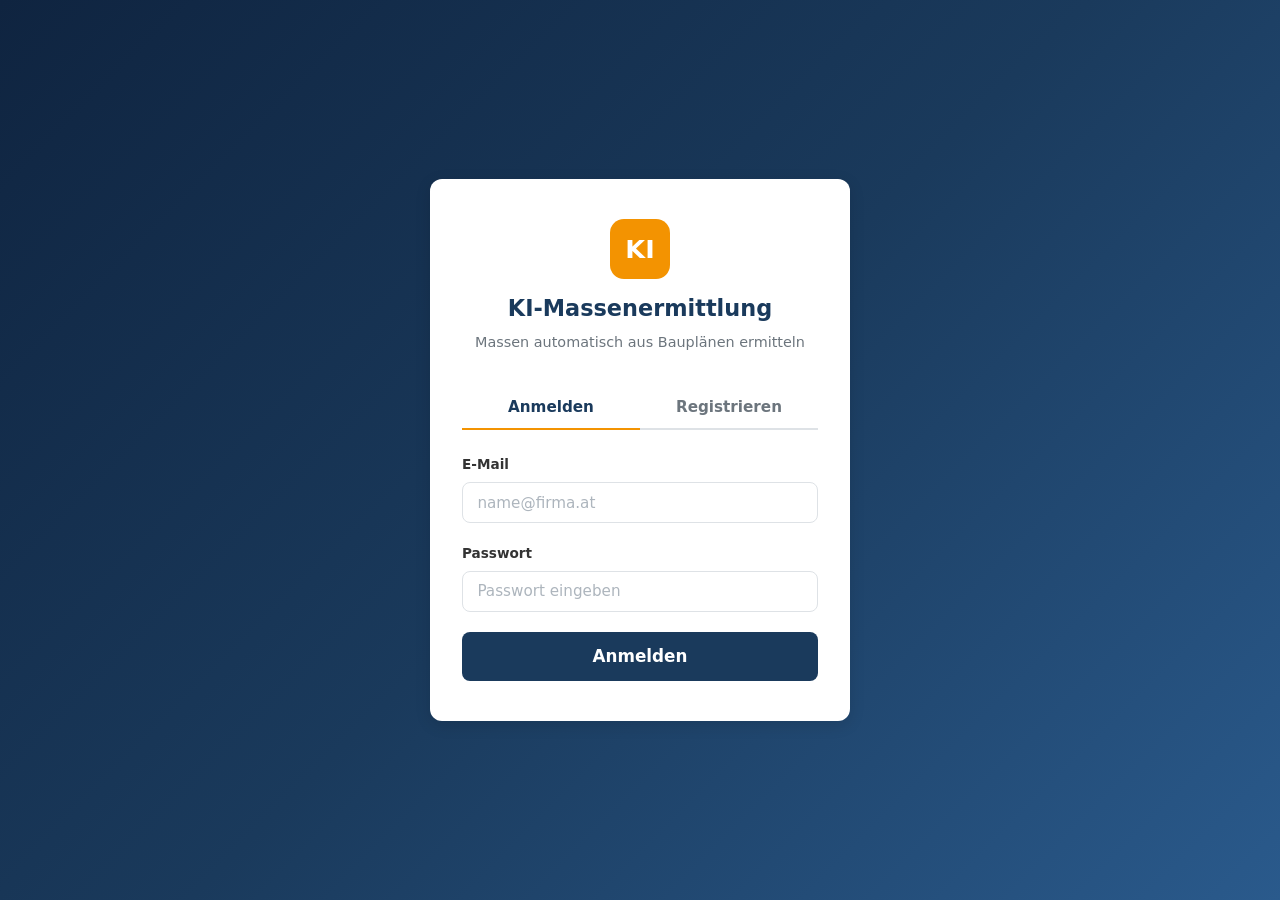
<file: massenermittlung/frontend/index.html>
<!DOCTYPE html>
<html lang="de">
<head>
  <meta charset="UTF-8">
  <meta name="viewport" content="width=device-width, initial-scale=1.0">
  <title>KI-Massenermittlung – Anmelden</title>
  <link rel="stylesheet" href="css/style.css">
</head>
<body>
  <div class="auth-wrapper">
    <div class="auth-card">
      <div class="auth-logo">
        <div class="logo-icon">KI</div>
        <h1>KI-Massenermittlung</h1>
        <p>Massen automatisch aus Bauplänen ermitteln</p>
      </div>

      <div class="auth-tabs">
        <button class="auth-tab active" data-tab="login">Anmelden</button>
        <button class="auth-tab" data-tab="register">Registrieren</button>
      </div>

      <div id="alert" class="alert alert-error"></div>

      <!-- Login Form -->
      <form id="login-form">
        <div class="form-group">
          <label for="login-email">E-Mail</label>
          <input type="email" id="login-email" class="form-control" placeholder="name@firma.at" required>
        </div>
        <div class="form-group">
          <label for="login-password">Passwort</label>
          <input type="password" id="login-password" class="form-control" placeholder="Passwort eingeben" required>
        </div>
        <button type="submit" class="btn btn-primary btn-lg" style="width:100%">Anmelden</button>
      </form>

      <!-- Register Form -->
      <form id="register-form" class="hidden">
        <div class="form-group">
          <label for="reg-company">Firmenname</label>
          <input type="text" id="reg-company" class="form-control" placeholder="Baufirma GmbH" required>
        </div>
        <div class="form-group">
          <label for="reg-email">E-Mail</label>
          <input type="email" id="reg-email" class="form-control" placeholder="name@firma.at" required>
        </div>
        <div class="form-group">
          <label for="reg-password">Passwort</label>
          <input type="password" id="reg-password" class="form-control" placeholder="Mind. 8 Zeichen" required minlength="8">
        </div>
        <button type="submit" class="btn btn-accent btn-lg" style="width:100%">Registrieren</button>
      </form>
    </div>
  </div>

  <script src="js/auth.js"></script>
</body>
</html>
</file>
<file: massenermittlung/frontend/css/style.css>
/* ============================================
   KI-Massenermittlung - Stylesheet
   ============================================ */

/* --- Variables --- */
:root {
  --primary: #1a3a5c;
  --primary-light: #2a5a8c;
  --primary-dark: #0f2440;
  --accent: #f39301;
  --accent-hover: #e08500;
  --bg: #f5f7fa;
  --white: #ffffff;
  --text: #333333;
  --text-light: #6c757d;
  --border: #dee2e6;
  --shadow: 0 2px 8px rgba(0, 0, 0, 0.08);
  --shadow-lg: 0 4px 16px rgba(0, 0, 0, 0.12);
  --radius: 8px;
  --radius-lg: 12px;
  --changed-bg: #fff3cd;
  --learned-bg: #cce5ff;
  --confidence-low-border: #f39301;
  --green: #28a745;
  --yellow: #ffc107;
  --red: #dc3545;
  --transition: 0.2s ease;
}

/* --- Reset & Base --- */
*,
*::before,
*::after {
  box-sizing: border-box;
  margin: 0;
  padding: 0;
}

html {
  font-size: 16px;
  -webkit-font-smoothing: antialiased;
}

body {
  font-family: 'Segoe UI', system-ui, -apple-system, sans-serif;
  background: var(--bg);
  color: var(--text);
  line-height: 1.6;
  min-height: 100vh;
}

a {
  color: var(--primary);
  text-decoration: none;
}

a:hover {
  text-decoration: underline;
}

img {
  max-width: 100%;
}

/* --- Utility --- */
.hidden {
  display: none !important;
}

.text-center {
  text-align: center;
}

.text-light {
  color: var(--text-light);
}

.mt-1 { margin-top: 0.5rem; }
.mt-2 { margin-top: 1rem; }
.mt-3 { margin-top: 1.5rem; }
.mb-1 { margin-bottom: 0.5rem; }
.mb-2 { margin-bottom: 1rem; }
.mb-3 { margin-bottom: 1.5rem; }

/* --- Navigation Bar --- */
.navbar {
  background: var(--primary);
  color: var(--white);
  padding: 0 2rem;
  height: 60px;
  display: flex;
  align-items: center;
  justify-content: space-between;
  box-shadow: 0 2px 4px rgba(0, 0, 0, 0.15);
  position: sticky;
  top: 0;
  z-index: 100;
}

.navbar-brand {
  font-size: 1.2rem;
  font-weight: 700;
  color: var(--white);
  display: flex;
  align-items: center;
  gap: 0.5rem;
}

.navbar-brand:hover {
  text-decoration: none;
}

.navbar-brand .brand-icon {
  width: 32px;
  height: 32px;
  background: var(--accent);
  border-radius: 6px;
  display: flex;
  align-items: center;
  justify-content: center;
  font-weight: 900;
  font-size: 1rem;
}

.navbar-right {
  display: flex;
  align-items: center;
  gap: 1.5rem;
}

.navbar-company {
  font-size: 0.9rem;
  opacity: 0.85;
}

.navbar-link {
  color: var(--white);
  opacity: 0.85;
  font-size: 0.9rem;
  cursor: pointer;
  background: none;
  border: none;
  font-family: inherit;
}

.navbar-link:hover {
  opacity: 1;
  text-decoration: underline;
}

/* --- Buttons --- */
.btn {
  display: inline-flex;
  align-items: center;
  justify-content: center;
  gap: 0.5rem;
  padding: 0.6rem 1.4rem;
  font-size: 0.95rem;
  font-weight: 600;
  border: none;
  border-radius: var(--radius);
  cursor: pointer;
  transition: background var(--transition), transform var(--transition);
  font-family: inherit;
  line-height: 1.4;
}

.btn:hover {
  transform: translateY(-1px);
}

.btn:active {
  transform: translateY(0);
}

.btn-primary {
  background: var(--primary);
  color: var(--white);
}

.btn-primary:hover {
  background: var(--primary-light);
}

.btn-accent {
  background: var(--accent);
  color: var(--white);
}

.btn-accent:hover {
  background: var(--accent-hover);
}

.btn-outline {
  background: transparent;
  color: var(--primary);
  border: 2px solid var(--primary);
}

.btn-outline:hover {
  background: var(--primary);
  color: var(--white);
}

.btn-sm {
  padding: 0.35rem 0.9rem;
  font-size: 0.85rem;
}

.btn-lg {
  padding: 0.8rem 2rem;
  font-size: 1.05rem;
}

.btn:disabled {
  opacity: 0.5;
  cursor: not-allowed;
  transform: none;
}

/* --- Cards --- */
.card {
  background: var(--white);
  border-radius: var(--radius-lg);
  box-shadow: var(--shadow);
  padding: 1.5rem;
  transition: box-shadow var(--transition), transform var(--transition);
}

.card:hover {
  box-shadow: var(--shadow-lg);
}

.card-clickable {
  cursor: pointer;
}

.card-clickable:hover {
  transform: translateY(-2px);
}

/* --- Auth Page (Login / Register) --- */
.auth-wrapper {
  min-height: 100vh;
  display: flex;
  align-items: center;
  justify-content: center;
  background: linear-gradient(135deg, var(--primary-dark) 0%, var(--primary) 50%, var(--primary-light) 100%);
  padding: 2rem;
}

.auth-card {
  background: var(--white);
  border-radius: var(--radius-lg);
  box-shadow: var(--shadow-lg);
  width: 100%;
  max-width: 420px;
  padding: 2.5rem 2rem;
}

.auth-logo {
  text-align: center;
  margin-bottom: 2rem;
}

.auth-logo .logo-icon {
  width: 60px;
  height: 60px;
  background: var(--accent);
  border-radius: 14px;
  display: inline-flex;
  align-items: center;
  justify-content: center;
  font-size: 1.6rem;
  font-weight: 900;
  color: var(--white);
  margin-bottom: 0.75rem;
}

.auth-logo h1 {
  font-size: 1.4rem;
  color: var(--primary);
  font-weight: 700;
}

.auth-logo p {
  color: var(--text-light);
  font-size: 0.9rem;
  margin-top: 0.25rem;
}

/* Tabs */
.auth-tabs {
  display: flex;
  border-bottom: 2px solid var(--border);
  margin-bottom: 1.5rem;
}

.auth-tab {
  flex: 1;
  padding: 0.75rem;
  text-align: center;
  font-weight: 600;
  color: var(--text-light);
  cursor: pointer;
  border: none;
  background: none;
  font-size: 0.95rem;
  font-family: inherit;
  border-bottom: 2px solid transparent;
  margin-bottom: -2px;
  transition: color var(--transition), border-color var(--transition);
}

.auth-tab:hover {
  color: var(--primary);
}

.auth-tab.active {
  color: var(--primary);
  border-bottom-color: var(--accent);
}

/* Forms */
.form-group {
  margin-bottom: 1.25rem;
}

.form-group label {
  display: block;
  font-size: 0.85rem;
  font-weight: 600;
  color: var(--text);
  margin-bottom: 0.4rem;
}

.form-control {
  width: 100%;
  padding: 0.65rem 0.9rem;
  font-size: 0.95rem;
  border: 1.5px solid var(--border);
  border-radius: var(--radius);
  background: var(--white);
  color: var(--text);
  font-family: inherit;
  transition: border-color var(--transition), box-shadow var(--transition);
}

.form-control:focus {
  outline: none;
  border-color: var(--primary);
  box-shadow: 0 0 0 3px rgba(26, 58, 92, 0.12);
}

.form-control::placeholder {
  color: #adb5bd;
}

.form-error {
  color: var(--red);
  font-size: 0.82rem;
  margin-top: 0.3rem;
  display: none;
}

.form-error.visible {
  display: block;
}

.alert {
  padding: 0.75rem 1rem;
  border-radius: var(--radius);
  font-size: 0.9rem;
  margin-bottom: 1rem;
  display: none;
}

.alert.visible {
  display: block;
}

.alert-error {
  background: #f8d7da;
  color: #842029;
  border: 1px solid #f5c2c7;
}

.alert-success {
  background: #d1e7dd;
  color: #0f5132;
  border: 1px solid #badbcc;
}

/* --- Dashboard --- */
.page-container {
  max-width: 1200px;
  margin: 0 auto;
  padding: 2rem;
}

.page-header {
  display: flex;
  align-items: center;
  justify-content: space-between;
  margin-bottom: 2rem;
  flex-wrap: wrap;
  gap: 1rem;
}

.page-header h2 {
  font-size: 1.5rem;
  color: var(--primary);
}

/* Project Grid */
.project-grid {
  display: grid;
  grid-template-columns: repeat(auto-fill, minmax(300px, 1fr));
  gap: 1.5rem;
}

.project-card {
  padding: 1.25rem 1.5rem;
}

.project-card h3 {
  font-size: 1.1rem;
  color: var(--primary);
  margin-bottom: 0.4rem;
}

.project-card .project-address {
  color: var(--text-light);
  font-size: 0.88rem;
  margin-bottom: 0.75rem;
}

.project-card .project-meta {
  display: flex;
  align-items: center;
  justify-content: space-between;
  font-size: 0.82rem;
  color: var(--text-light);
}

.project-card .project-plans {
  font-weight: 600;
}

/* Status Badge */
.badge {
  display: inline-block;
  padding: 0.2rem 0.65rem;
  border-radius: 20px;
  font-size: 0.75rem;
  font-weight: 600;
  text-transform: uppercase;
  letter-spacing: 0.03em;
}

.badge-neu {
  background: #e3f2fd;
  color: #1565c0;
}

.badge-analyse {
  background: #fff3e0;
  color: #e65100;
}

.badge-fertig {
  background: #e8f5e9;
  color: #2e7d32;
}

.badge-fehler {
  background: #ffebee;
  color: #c62828;
}

/* --- Modal --- */
.modal-overlay {
  position: fixed;
  top: 0;
  left: 0;
  width: 100%;
  height: 100%;
  background: rgba(0, 0, 0, 0.5);
  z-index: 200;
  display: none;
  align-items: center;
  justify-content: center;
  padding: 2rem;
}

.modal-overlay.visible {
  display: flex;
}

.modal {
  background: var(--white);
  border-radius: var(--radius-lg);
  box-shadow: var(--shadow-lg);
  width: 100%;
  max-width: 500px;
  padding: 2rem;
  animation: modalIn 0.2s ease;
}

@keyframes modalIn {
  from {
    opacity: 0;
    transform: translateY(-20px) scale(0.97);
  }
  to {
    opacity: 1;
    transform: translateY(0) scale(1);
  }
}

.modal-header {
  display: flex;
  align-items: center;
  justify-content: space-between;
  margin-bottom: 1.5rem;
}

.modal-header h3 {
  font-size: 1.2rem;
  color: var(--primary);
}

.modal-close {
  background: none;
  border: none;
  font-size: 1.5rem;
  cursor: pointer;
  color: var(--text-light);
  line-height: 1;
  padding: 0.25rem;
}

.modal-close:hover {
  color: var(--text);
}

.modal-footer {
  display: flex;
  justify-content: flex-end;
  gap: 0.75rem;
  margin-top: 1.5rem;
}

/* --- Upload Zone --- */
.upload-zone {
  border: 2.5px dashed var(--border);
  border-radius: var(--radius-lg);
  padding: 3rem 2rem;
  text-align: center;
  cursor: pointer;
  transition: border-color var(--transition), background var(--transition);
  background: var(--white);
}

.upload-zone:hover,
.upload-zone.dragover {
  border-color: var(--accent);
  background: #fef8f0;
}

.upload-zone .upload-icon {
  font-size: 3rem;
  margin-bottom: 1rem;
  color: var(--text-light);
}

.upload-zone h3 {
  font-size: 1.1rem;
  color: var(--primary);
  margin-bottom: 0.4rem;
}

.upload-zone p {
  font-size: 0.9rem;
  color: var(--text-light);
}

.upload-zone input[type="file"] {
  display: none;
}

/* --- Plan List --- */
.plan-list {
  display: flex;
  flex-direction: column;
  gap: 1rem;
}

.plan-card {
  display: flex;
  align-items: center;
  justify-content: space-between;
  padding: 1rem 1.25rem;
  flex-wrap: wrap;
  gap: 0.75rem;
}

.plan-info {
  display: flex;
  align-items: center;
  gap: 0.75rem;
}

.plan-icon {
  width: 40px;
  height: 40px;
  background: #e3f2fd;
  border-radius: 8px;
  display: flex;
  align-items: center;
  justify-content: center;
  font-size: 1.1rem;
  color: var(--primary);
  flex-shrink: 0;
}

.plan-name {
  font-weight: 600;
  font-size: 0.95rem;
}

.plan-status {
  font-size: 0.82rem;
  color: var(--text-light);
}

.plan-actions {
  display: flex;
  align-items: center;
  gap: 0.75rem;
}

/* --- Progress Section --- */
.progress-section {
  background: var(--white);
  border-radius: var(--radius-lg);
  box-shadow: var(--shadow);
  padding: 2rem;
}

.progress-bar-wrapper {
  background: #e9ecef;
  border-radius: 20px;
  height: 24px;
  overflow: hidden;
  margin-bottom: 1.5rem;
}

.progress-bar {
  height: 100%;
  background: linear-gradient(90deg, var(--accent), #f9b44e);
  border-radius: 20px;
  width: 0%;
  transition: width 0.4s ease;
  position: relative;
  display: flex;
  align-items: center;
  justify-content: center;
  font-size: 0.75rem;
  font-weight: 700;
  color: var(--white);
  min-width: 2rem;
}

.progress-bar.animated {
  background-size: 30px 30px;
  background-image: linear-gradient(
    135deg,
    rgba(255, 255, 255, 0.2) 25%,
    transparent 25%,
    transparent 50%,
    rgba(255, 255, 255, 0.2) 50%,
    rgba(255, 255, 255, 0.2) 75%,
    transparent 75%,
    transparent
  );
  animation: progressStripes 1s linear infinite;
}

@keyframes progressStripes {
  0% { background-position: 30px 0; }
  100% { background-position: 0 0; }
}

/* Agent Status Row */
.agent-row {
  display: flex;
  justify-content: center;
  gap: 2rem;
  margin-bottom: 1.5rem;
  flex-wrap: wrap;
}

.agent-item {
  display: flex;
  flex-direction: column;
  align-items: center;
  gap: 0.5rem;
}

.agent-circle {
  width: 48px;
  height: 48px;
  border-radius: 50%;
  background: #e9ecef;
  display: flex;
  align-items: center;
  justify-content: center;
  font-size: 1.2rem;
  transition: background var(--transition), box-shadow var(--transition);
  position: relative;
}

.agent-circle.active {
  background: var(--accent);
  color: var(--white);
  box-shadow: 0 0 0 4px rgba(243, 147, 1, 0.25);
  animation: agentPulse 1.5s ease infinite;
}

.agent-circle.done {
  background: var(--green);
  color: var(--white);
  box-shadow: 0 0 0 4px rgba(40, 167, 69, 0.2);
  animation: none;
}

.agent-circle.error {
  background: var(--red);
  color: var(--white);
}

@keyframes agentPulse {
  0%, 100% { box-shadow: 0 0 0 4px rgba(243, 147, 1, 0.25); }
  50% { box-shadow: 0 0 0 8px rgba(243, 147, 1, 0.1); }
}

.agent-label {
  font-size: 0.78rem;
  font-weight: 600;
  color: var(--text-light);
}

.agent-circle.active + .agent-label,
.agent-circle.done + .agent-label {
  color: var(--text);
}

.progress-status {
  text-align: center;
  font-size: 0.9rem;
  color: var(--text-light);
}

/* --- Results Section --- */
.summary-row {
  display: grid;
  grid-template-columns: repeat(auto-fit, minmax(180px, 1fr));
  gap: 1rem;
  margin-bottom: 2rem;
}

.summary-card {
  text-align: center;
  padding: 1.25rem;
}

.summary-card .summary-value {
  font-size: 2rem;
  font-weight: 700;
  color: var(--primary);
}

.summary-card .summary-label {
  font-size: 0.85rem;
  color: var(--text-light);
  margin-top: 0.25rem;
}

/* Tabs */
.tabs {
  display: flex;
  border-bottom: 2px solid var(--border);
  margin-bottom: 1.5rem;
  gap: 0;
}

.tab-btn {
  padding: 0.7rem 1.5rem;
  font-size: 0.9rem;
  font-weight: 600;
  color: var(--text-light);
  cursor: pointer;
  background: none;
  border: none;
  border-bottom: 2px solid transparent;
  margin-bottom: -2px;
  font-family: inherit;
  transition: color var(--transition), border-color var(--transition);
}

.tab-btn:hover {
  color: var(--primary);
}

.tab-btn.active {
  color: var(--primary);
  border-bottom-color: var(--accent);
}

.tab-panel {
  display: none;
}

.tab-panel.active {
  display: block;
}

/* --- Editable Table --- */
.table-wrapper {
  overflow-x: auto;
  border-radius: var(--radius);
  border: 1px solid var(--border);
}

.data-table {
  width: 100%;
  border-collapse: collapse;
  font-size: 0.9rem;
}

.data-table thead th {
  background: var(--primary);
  color: var(--white);
  padding: 0.75rem 1rem;
  text-align: left;
  font-weight: 600;
  font-size: 0.82rem;
  text-transform: uppercase;
  letter-spacing: 0.03em;
  white-space: nowrap;
}

.data-table tbody tr {
  border-bottom: 1px solid var(--border);
  transition: background var(--transition);
}

.data-table tbody tr:hover {
  background: #f8f9fa;
}

.data-table tbody td {
  padding: 0.65rem 1rem;
  vertical-align: middle;
}

.data-table tbody td.editable {
  cursor: pointer;
  position: relative;
}

.data-table tbody td.editable:hover {
  background: #eef3f8;
}

.data-table tbody td.changed {
  background: var(--changed-bg) !important;
}

.data-table tbody td.learned {
  background: var(--learned-bg) !important;
}

.data-table tbody td.low-confidence {
  border-left: 3px solid var(--confidence-low-border);
}

.data-table tbody td .cell-input {
  width: 100%;
  padding: 0.3rem 0.5rem;
  font-size: 0.9rem;
  border: 1.5px solid var(--primary);
  border-radius: 4px;
  font-family: inherit;
  background: var(--white);
}

.data-table tbody td .cell-input:focus {
  outline: none;
  box-shadow: 0 0 0 2px rgba(26, 58, 92, 0.2);
}

/* Confidence Traffic Light */
.confidence {
  display: inline-flex;
  align-items: center;
  gap: 4px;
}

.confidence-dot {
  width: 12px;
  height: 12px;
  border-radius: 50%;
  background: #e0e0e0;
}

.confidence-green .dot-green {
  background: var(--green);
  box-shadow: 0 0 4px rgba(40, 167, 69, 0.4);
}

.confidence-yellow .dot-yellow {
  background: var(--yellow);
  box-shadow: 0 0 4px rgba(255, 193, 7, 0.4);
}

.confidence-red .dot-red {
  background: var(--red);
  box-shadow: 0 0 4px rgba(220, 53, 69, 0.4);
}

.confidence-value {
  font-size: 0.8rem;
  font-weight: 600;
  margin-left: 4px;
}

/* --- Section Headers --- */
.section {
  margin-bottom: 2rem;
}

.section-title {
  font-size: 1.15rem;
  font-weight: 700;
  color: var(--primary);
  margin-bottom: 1rem;
  display: flex;
  align-items: center;
  gap: 0.5rem;
}

/* --- Project Header --- */
.project-header {
  background: var(--white);
  border-radius: var(--radius-lg);
  box-shadow: var(--shadow);
  padding: 1.5rem 2rem;
  margin-bottom: 2rem;
  display: flex;
  align-items: center;
  justify-content: space-between;
  flex-wrap: wrap;
  gap: 1rem;
}

.project-header-info h2 {
  font-size: 1.4rem;
  color: var(--primary);
}

.project-header-info p {
  color: var(--text-light);
  font-size: 0.9rem;
}

.back-link {
  display: inline-flex;
  align-items: center;
  gap: 0.4rem;
  font-size: 0.9rem;
  color: var(--text-light);
  margin-bottom: 1rem;
  cursor: pointer;
  border: none;
  background: none;
  font-family: inherit;
}

.back-link:hover {
  color: var(--primary);
  text-decoration: none;
}

/* --- Export Area --- */
.export-area {
  display: flex;
  justify-content: flex-end;
  margin-top: 1rem;
}

/* --- Empty State --- */
.empty-state {
  text-align: center;
  padding: 3rem 2rem;
  color: var(--text-light);
}

.empty-state .empty-icon {
  font-size: 3rem;
  margin-bottom: 1rem;
  opacity: 0.4;
}

.empty-state h3 {
  font-size: 1.1rem;
  margin-bottom: 0.5rem;
  color: var(--text);
}

/* --- Responsive --- */
@media (max-width: 768px) {
  .navbar {
    padding: 0 1rem;
  }

  .page-container {
    padding: 1rem;
  }

  .page-header {
    flex-direction: column;
    align-items: flex-start;
  }

  .project-grid {
    grid-template-columns: 1fr;
  }

  .auth-card {
    padding: 2rem 1.5rem;
  }

  .agent-row {
    gap: 1rem;
  }

  .agent-circle {
    width: 40px;
    height: 40px;
    font-size: 1rem;
  }

  .summary-row {
    grid-template-columns: 1fr 1fr;
  }

  .plan-card {
    flex-direction: column;
    align-items: flex-start;
  }

  .modal {
    padding: 1.5rem;
  }

  .upload-zone {
    padding: 2rem 1rem;
  }

  .tabs {
    overflow-x: auto;
  }

  .tab-btn {
    white-space: nowrap;
    padding: 0.7rem 1rem;
  }
}

/* Manually corrected rows */
.changed-row {
  background-color: #fff3cd;
}

.changed-row td {
  border-left-color: #f39301;
}

/* Loading spinner */
.loading {
  display: flex;
  align-items: center;
  justify-content: center;
  padding: 3rem;
  color: var(--text-light);
}

.spinner {
  width: 24px;
  height: 24px;
  border: 3px solid #e0e5ec;
  border-top-color: var(--primary);
  border-radius: 50%;
  animation: spin 0.8s linear infinite;
  margin-right: 0.75rem;
}

@keyframes spin {
  to { transform: rotate(360deg); }
}

/* Error alert in cards */
.alert-inline {
  background: #fef2f2;
  color: #991b1b;
  border: 1px solid #fecaca;
  border-radius: 8px;
  padding: 0.75rem 1rem;
  margin-top: 1rem;
  font-size: 0.85rem;
}

/* Delete button */
.btn-danger {
  background: #dc2626;
  color: #fff;
  border: none;
}

.btn-danger:hover {
  background: #b91c1c;
}

/* Delete button on project cards */
.project-card {
  position: relative;
}

.btn-delete-project {
  position: absolute;
  top: 0.5rem;
  right: 0.5rem;
  width: 24px;
  height: 24px;
  border: none;
  border-radius: 50%;
  background: #dc2626;
  color: #fff;
  font-size: 14px;
  line-height: 1;
  cursor: pointer;
  opacity: 0;
  transition: opacity 0.2s;
  display: flex;
  align-items: center;
  justify-content: center;
  padding: 0;
}

.project-card:hover .btn-delete-project {
  opacity: 1;
}

.btn-delete-project:hover {
  background: #b91c1c;
}

/* Delete button on plan cards */
.btn-delete-plan {
  width: 28px;
  height: 28px;
  border: none;
  border-radius: 50%;
  background: #dc2626;
  color: #fff;
  font-size: 16px;
  line-height: 1;
  cursor: pointer;
  margin-left: 0.5rem;
  display: flex;
  align-items: center;
  justify-content: center;
  padding: 0;
  opacity: 0.6;
  transition: opacity 0.2s;
}

.btn-delete-plan:hover {
  opacity: 1;
  background: #b91c1c;
}

/* Confidence circle in summary card */
.summary-confidence .summary-value {
  display: flex;
  align-items: center;
  justify-content: center;
  gap: 0.5rem;
}

.confidence-circle {
  display: inline-block;
  width: 16px;
  height: 16px;
  border-radius: 50%;
  background: #9ca3af;
}

.confidence-circle.confidence-green {
  background: #22c55e;
}

.confidence-circle.confidence-yellow {
  background: #eab308;
}

.confidence-circle.confidence-red {
  background: #dc2626;
}

/* Plan card improved */
.plan-card {
  display: flex;
  justify-content: space-between;
  align-items: center;
  padding: 1rem 1.25rem;
  margin-bottom: 0.75rem;
  border-left: 4px solid var(--primary);
  transition: border-color 0.2s;
}

.plan-card:hover {
  border-left-color: var(--accent);
}

.plan-info {
  display: flex;
  align-items: center;
  gap: 1rem;
}

.plan-icon {
  font-size: 1.5rem;
}

.plan-name {
  font-weight: 600;
  color: var(--text);
}

.plan-status {
  display: flex;
  align-items: center;
  gap: 0.5rem;
  margin-top: 0.25rem;
  font-size: 0.85rem;
}

.plan-actions {
  display: flex;
  gap: 0.5rem;
}

/* Badge variants */
.badge-fertig {
  background: #dcfce7;
  color: #166534;
}

.badge-analyse {
  background: #fef3c7;
  color: #92400e;
}

.badge-fehler {
  background: #fef2f2;
  color: #991b1b;
}

.badge-neu {
  background: #e0e7ff;
  color: #3730a3;
}

/* Confidence display */
.confidence {
  display: inline-flex;
  align-items: center;
  gap: 3px;
  font-size: 0.8rem;
}

.confidence-dot {
  width: 8px;
  height: 8px;
  border-radius: 50%;
  opacity: 0.3;
}

.confidence-green .dot-green,
.confidence-yellow .dot-yellow,
.confidence-red .dot-red {
  opacity: 1;
}

.dot-red { background: #ef4444; }
.dot-yellow { background: #f59e0b; }
.dot-green { background: #22c55e; }

.confidence-value {
  margin-left: 4px;
  font-weight: 600;
}

/* Editable cells */
.editable {
  cursor: pointer;
  position: relative;
}

.editable:hover {
  background: #f0f4ff;
}

.cell-input {
  width: 100%;
  padding: 4px 6px;
  border: 2px solid var(--accent);
  border-radius: 4px;
  font-size: inherit;
  font-family: inherit;
  outline: none;
}

.changed {
  background-color: #fff3cd !important;
}

.low-confidence {
  border-left: 3px solid #f59e0b;
}

.learned {
  background-color: #cce5ff !important;
}

@media (max-width: 480px) {
  .summary-row {
    grid-template-columns: 1fr;
  }

  .navbar-company {
    display: none;
  }
}
</file>
